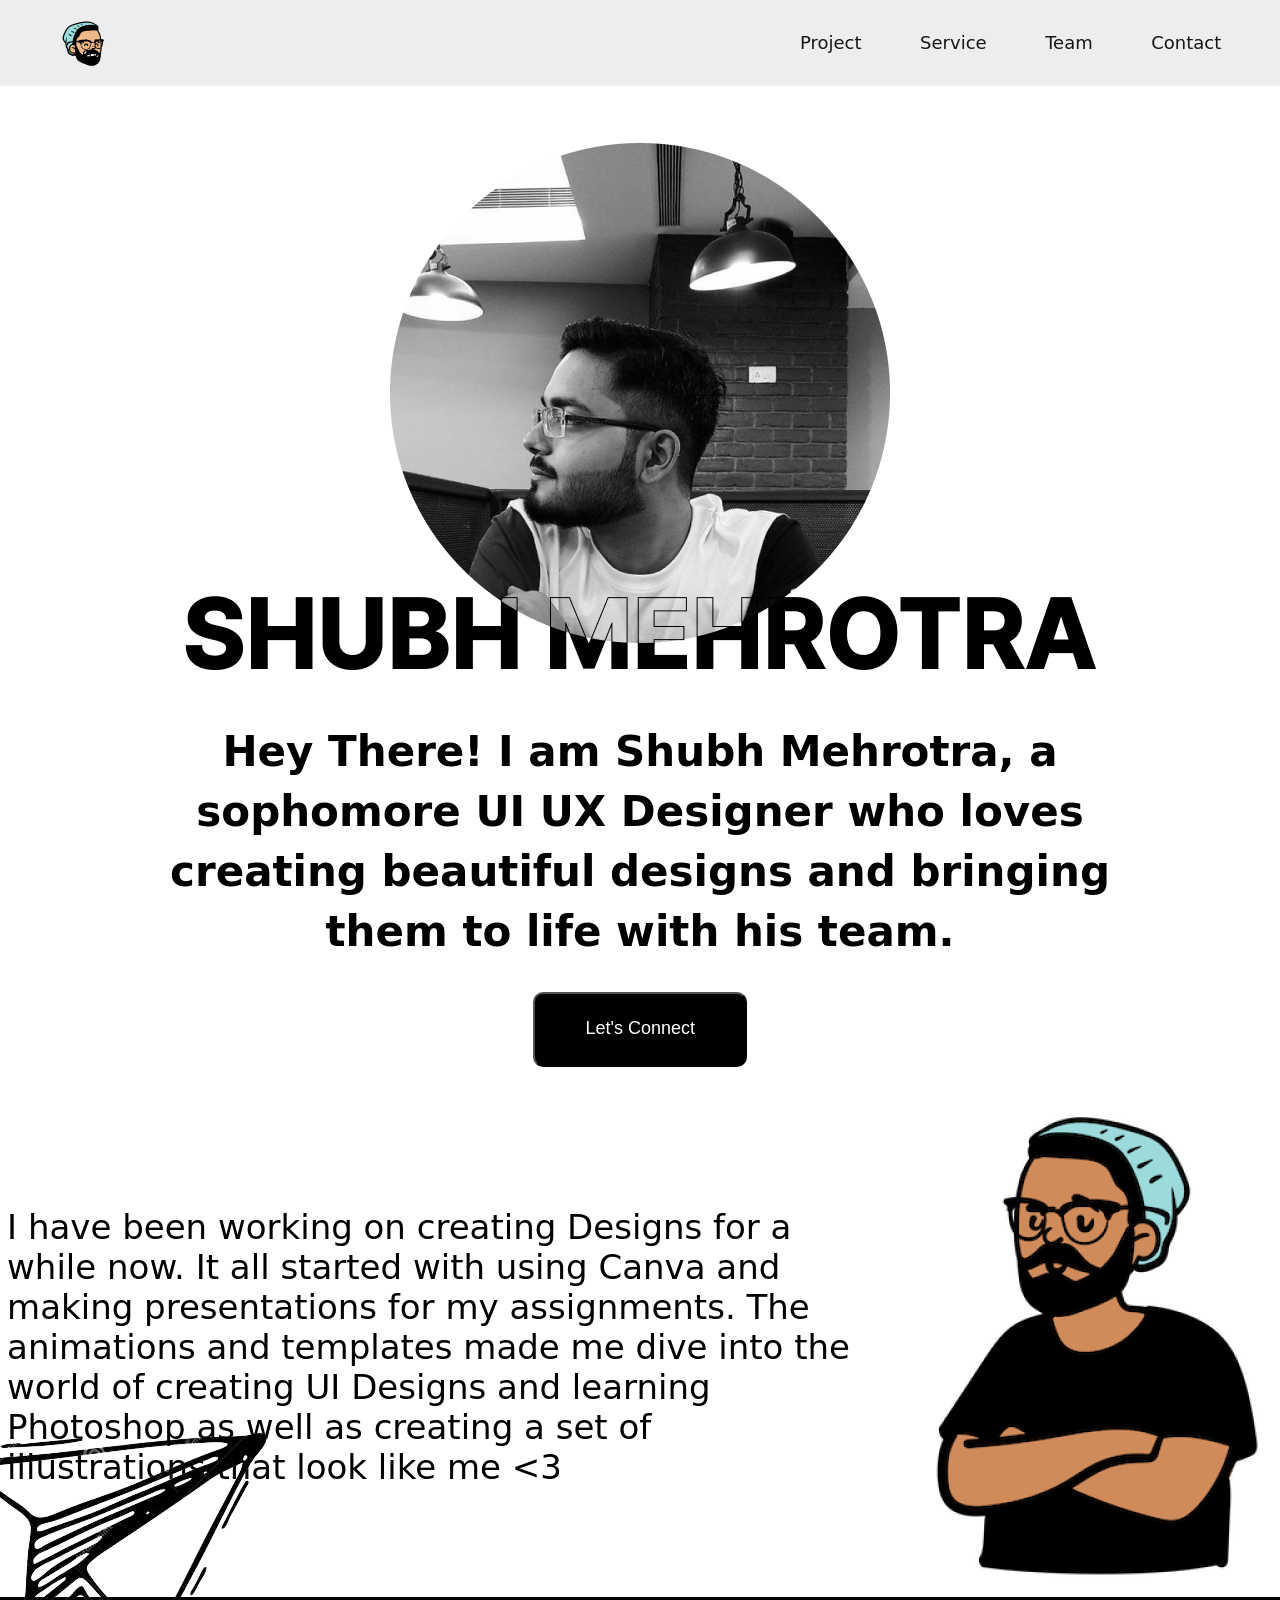
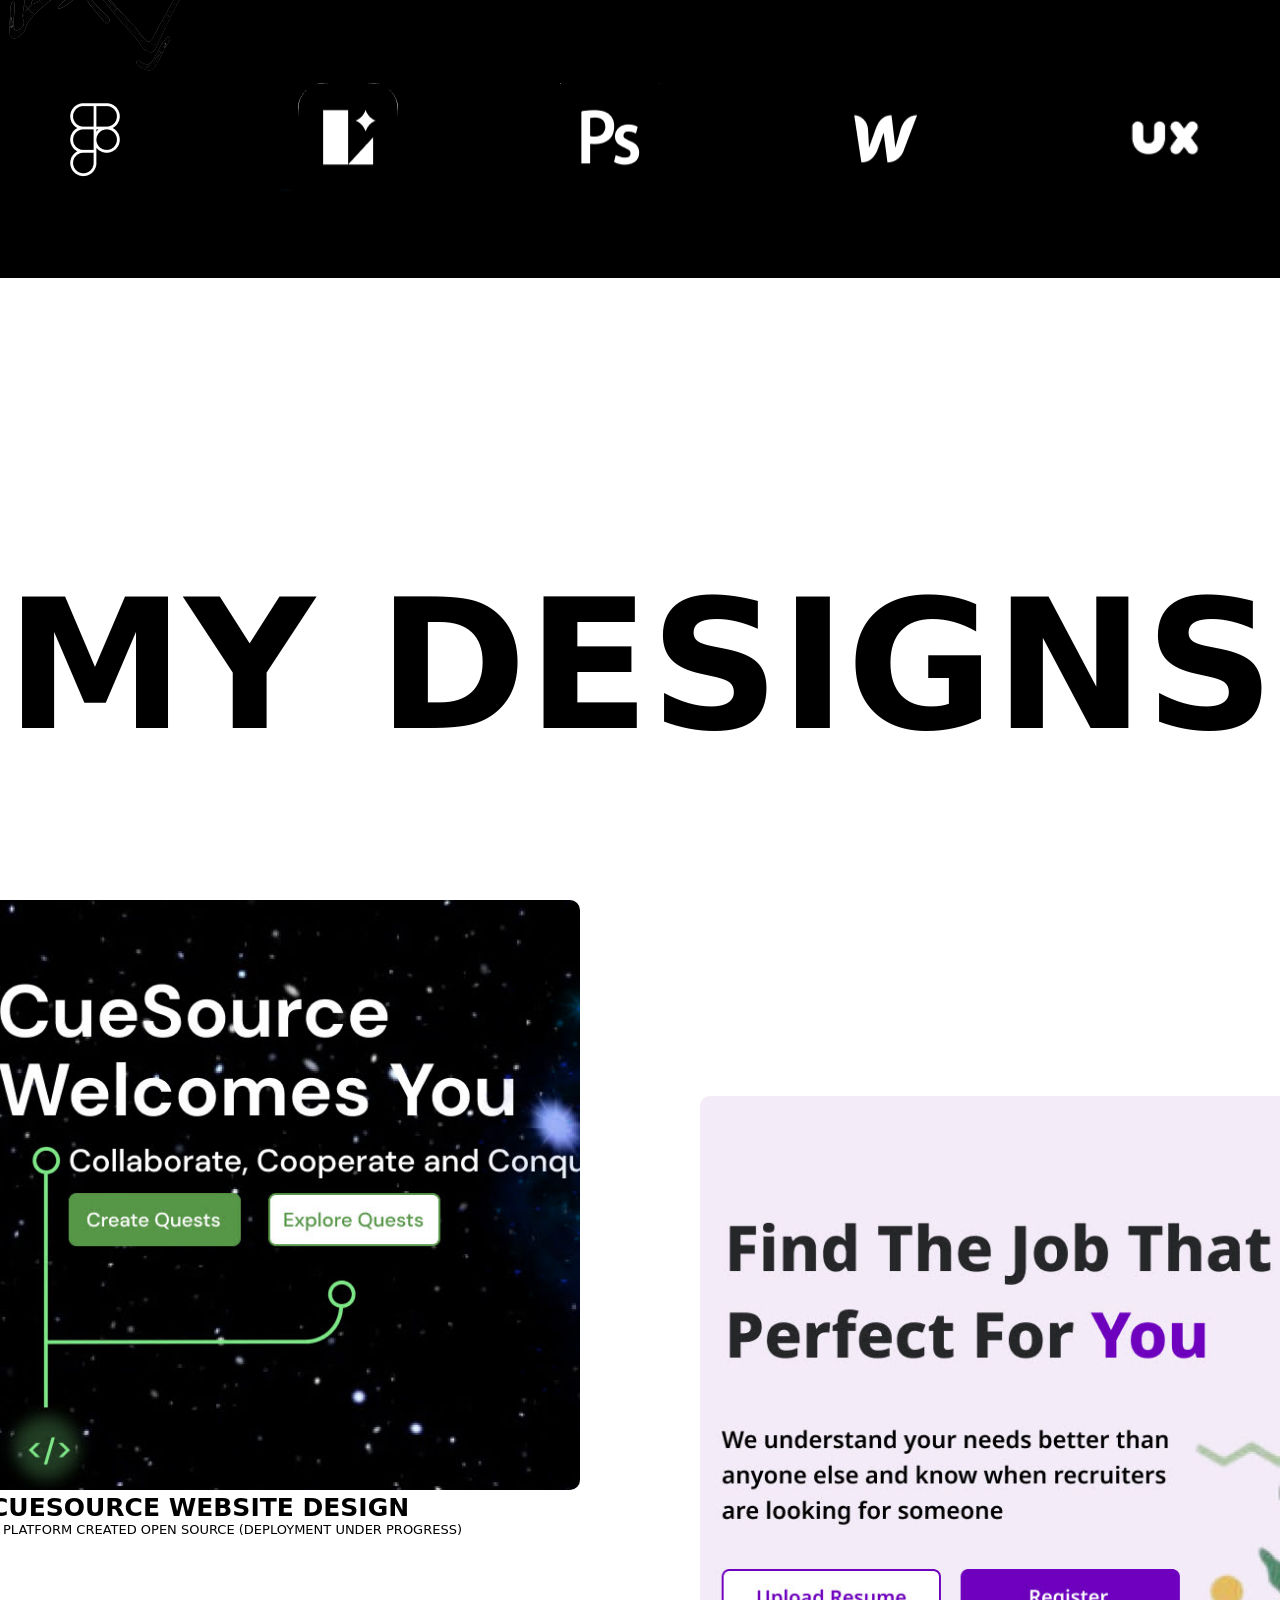
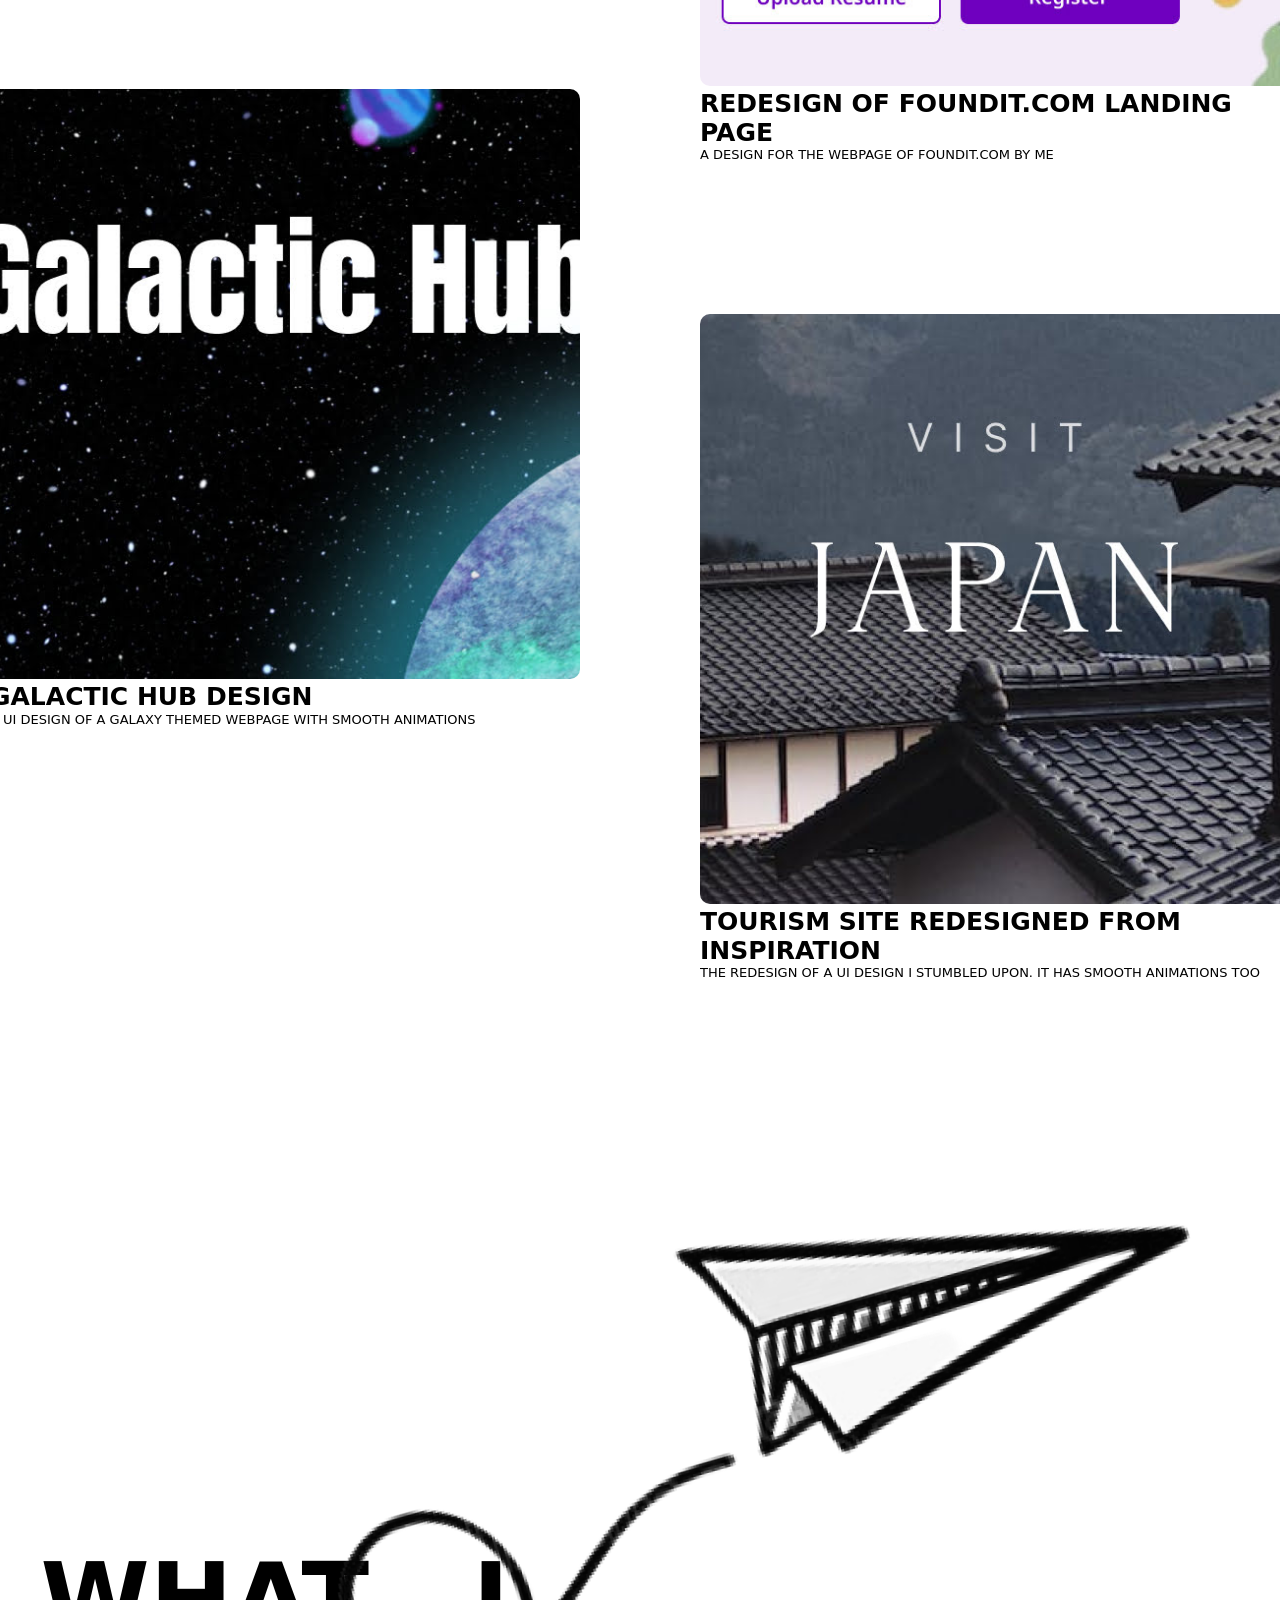
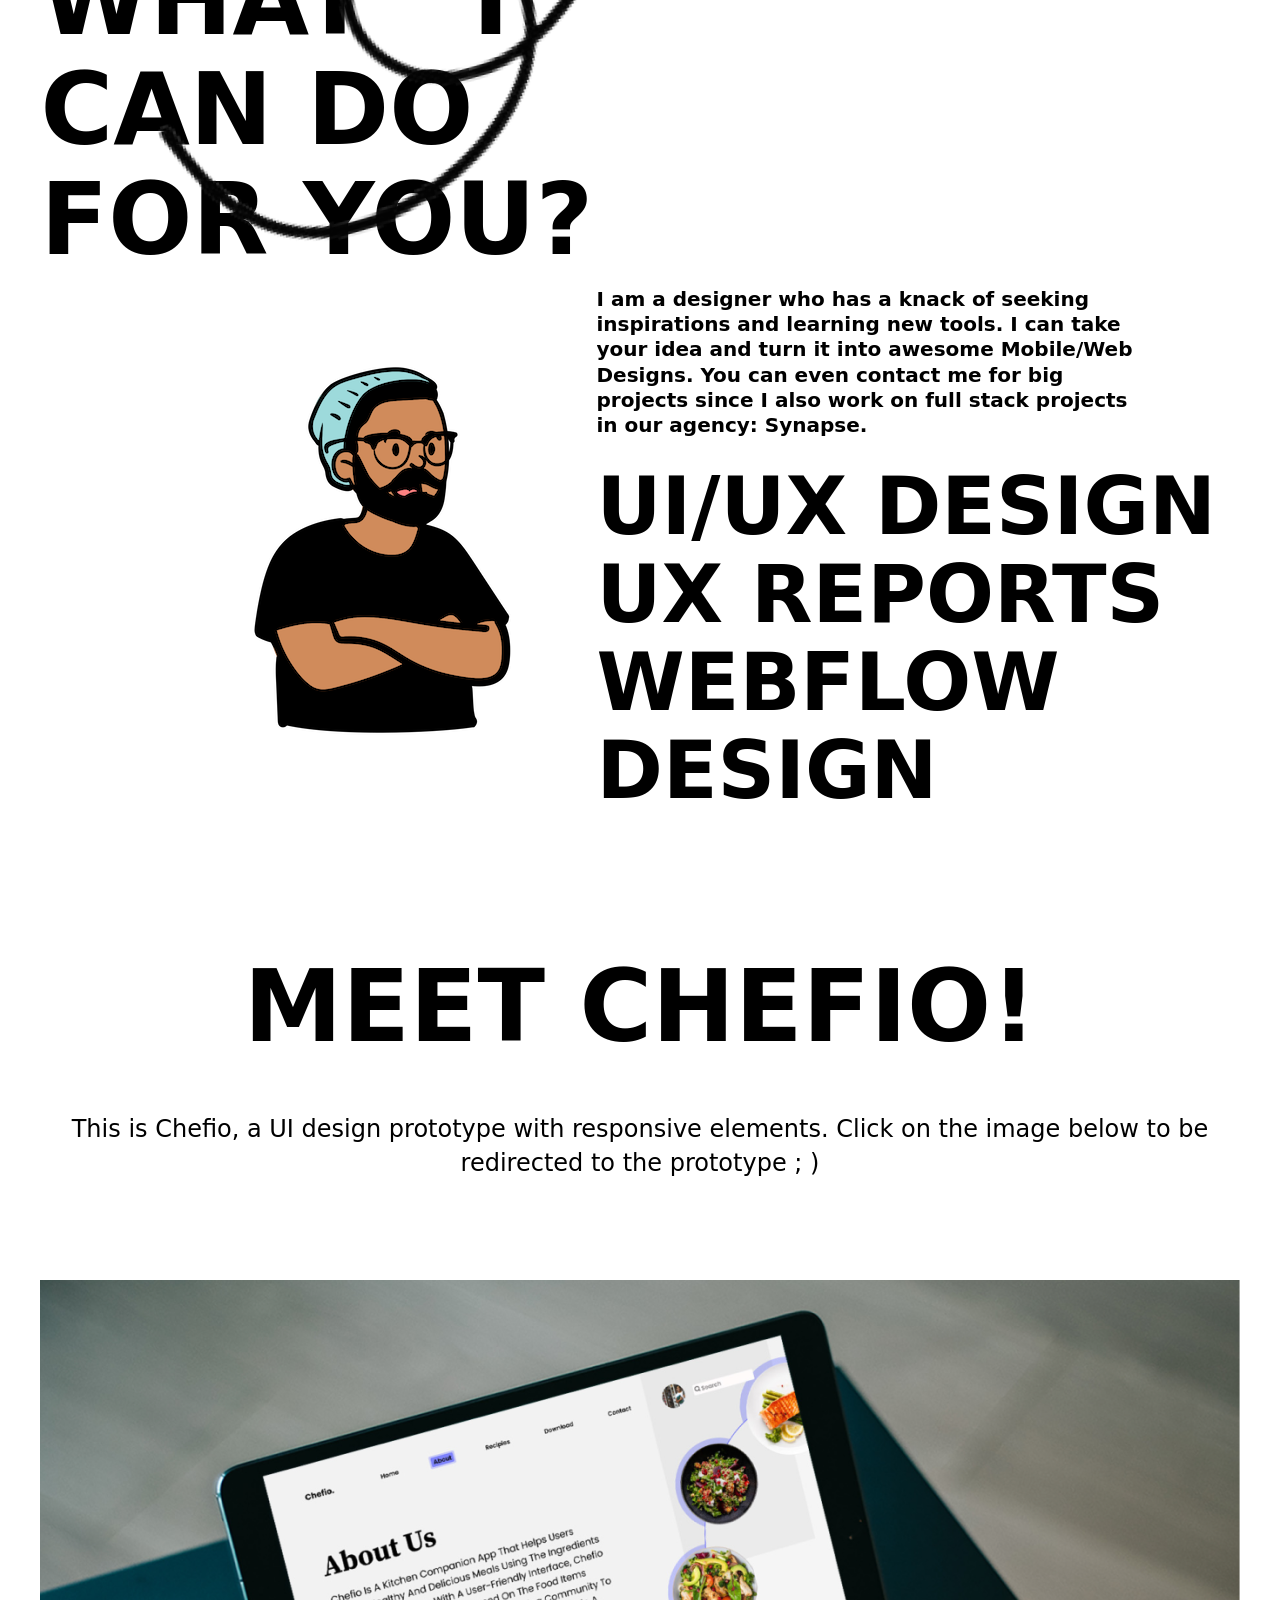
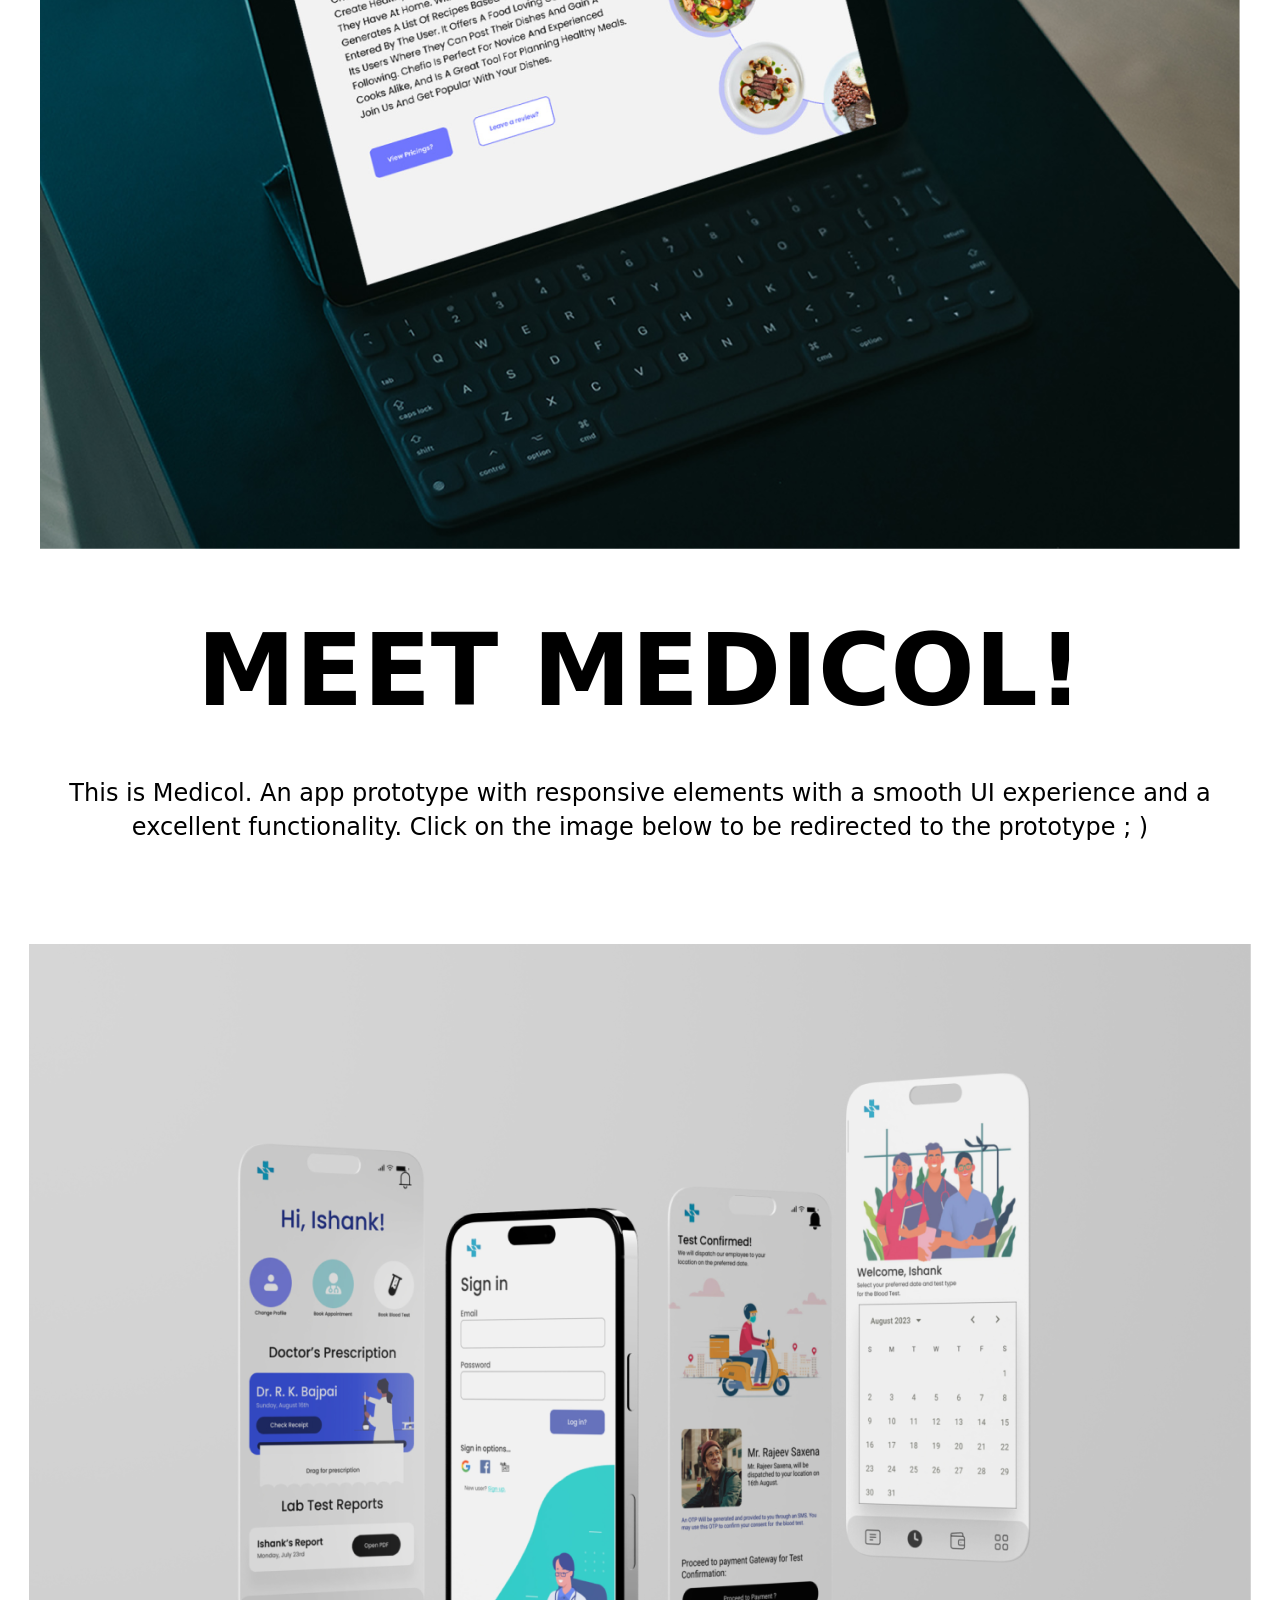
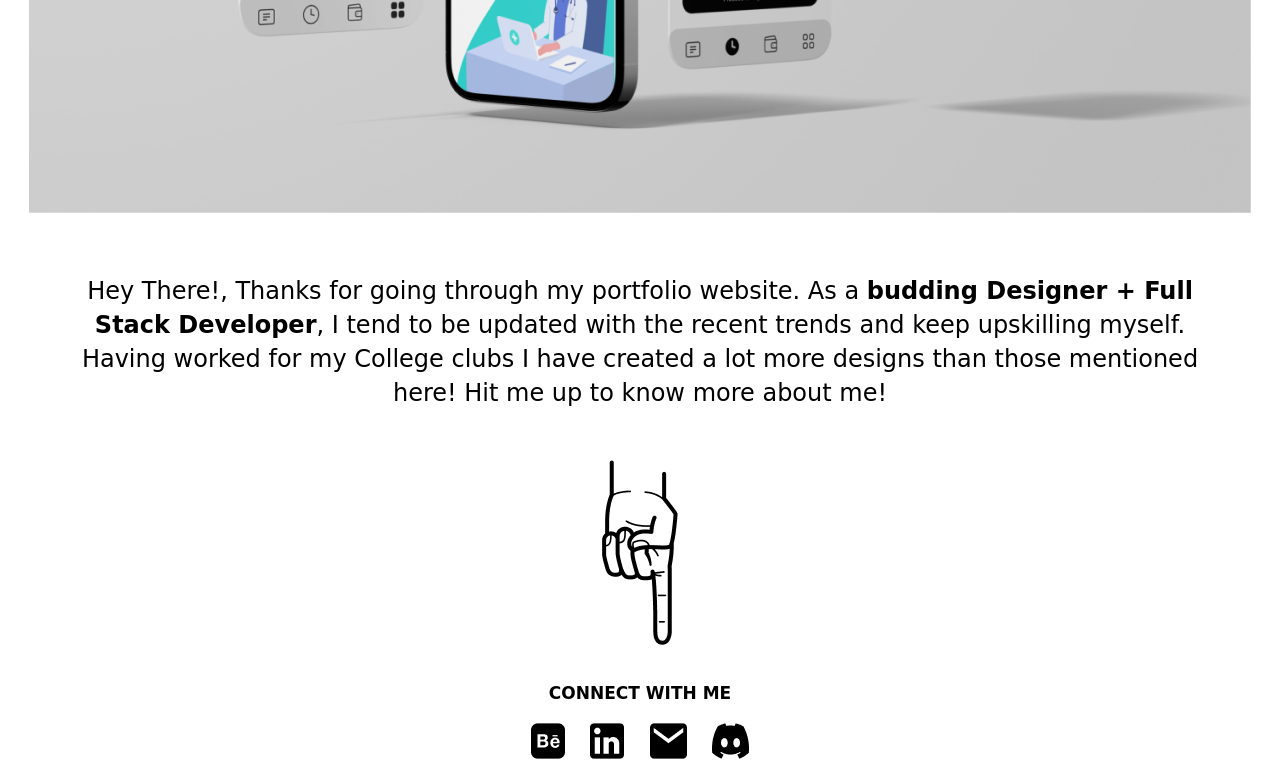
<file: index.html>
<!DOCTYPE html>
<html lang="en">
<head>
  <meta name="viewport" content="width=device-width, initial-scale=1.0">
  <meta charset="UTF-8">
  <title>My Portfolio</title>
  <link rel="stylesheet" type="text/css" href="style.css">
  <link rel="icon" href="pictures/favicon.png" type="image/x-icon">
</head>
<body>

<nav id="navbar"><!-- for the navigation bar -->
  <a href="#landing--page"> <div class="logo"><img src="pictures/Shubh_AvatarSmiling%202.png" alt="logo"></div></a>
  
  <div id="desktop-nav" class="nav-items">
    <a href="#heading--designs">Project</a>
    <a href="#asking">Service</a>

    <a href="https://agencysynapse.com/" target="_blank">Team</a>
    <a href="connect%20page.html">Contact</a>
  </div>

  <div class="mobile-menu-icon" onclick="toggleMobileMenu()">
    ☰ Menu
  </div>
  <div class="mobile-menu" id="mobileMenu">
    <a href="#heading--designs">Project</a>
    <a href="#mobile-plane">Service</a>
    <a href="https://agencysynapse.com/" target="_blank">Team</a>
    <a href="connect%20page.html">Contact</a>
  </div>
</nav>


<section class="main--container" id="landing--page">  <!-- for the main image and the User name along with short description and the button-->
    <br>
    <br>
    <br>

  <img id="desktop-img" src="pictures/Group%2055.png" alt="desktop image">
  <img id="mobile-img" src="pictures\Responsive img\Shubh.png" alt="mobile image">
    <br> <br> <br> <br> <br> <br>
  <p id="text">
    Hey There! I am Shubh Mehrotra, a sophomore UI UX Designer who loves creating beautiful designs and bringing them to life with his team.
  </p>

  <a href="connect%20page.html" target="_blank"><button id="connect">

    Let's Connect
  </button></a>
</section>

<div id="moving-image"><img src="pictures/paperplane.png" alt=""></div>

<!-- for the explanation part along with my illustration -->
<section class="main--container">
  <div id="arms-crossed-mobile"><img src="pictures/Shubh_AvatarCheeky.png" alt=""></div>
  <div class="holder">
    <p id="description">
      I have been working on creating Designs for a while now. It all started with using Canva and making presentations for my assignments. The animations and templates made me dive into the world of creating UI Designs and learning Photoshop as well as creating a set of illustrations that look like me &lt;3
    </p>

    <div id="arms-crossed"><img src="pictures/Shubh_AvatarCheeky.png" alt=""></div>
  </div>

  <img id="bar-mobile" src="pictures\Responsive img\tools.png">
  <div id="bar">
    <img id="figma" src="pictures/lucide_figma.png" alt="">
    <img id="lunacy" src="pictures/lunacy.png" alt="">
    <img id="ps" src="pictures/Ps.png" alt="">
    <img id="webf"  src="pictures/webflow.png" alt="">
    <img id="ux"  src="pictures/Group%207.png" alt="">
  </div>
</section>
<br><br><br><br><br><br>

<section class="main--container">
  <p id="heading--designs">MY DESIGNS</p>
<br><br><br><br>
  <div class="holder">
    <div class="project--placement" id="left-element">
      <div class="centere">
        <a href="https://www.figma.com/proto/IjKBmZBNKESQa8DUguGnwV/CueSource-prototype?page-id=0%3A1&type=design&node-id=1-3&viewport=230%2C245%2C0.03&t=MvjQ9tyF1krwHHkg-0&scaling=min-zoom&starting-point-node-id=1%3A3" target="_blank">
        <img class="project--image" src="pictures/cuesource.jpg" alt="CueSource">
        </a>
        <p class="head--pro">CUESOURCE WEBSITE DESIGN</p>
        <p class="sub--pro">A PLATFORM CREATED OPEN SOURCE (DEPLOYMENT UNDER PROGRESS)</p>
      </div>

      <div class="centere">
        <a href="https://www.figma.com/proto/1Qhd8JloWywslJPEGW5p5N/Untitled?page-id=0%3A1&type=design&node-id=15-2&viewport=213%2C200%2C0.11&t=Nn7W8Z1KuOinCKMb-1&scaling=min-zoom&starting-point-node-id=15%3A2&mode=design" target="_blank">
        <img class="project--image" src="pictures/project.jpg" alt="Galactic Hub">
        </a>
        <p class="head--pro">galactic hub design</p>
        <p class="sub--pro">A UI Design of a galaxy themed webpage with smooth animations</p>
      </div>
    </div>

    <div class="project--placement" id="right-element">
      <div class="centere">
        <a href="https://www.figma.com/proto/O7lVVKNFVlApymH0bA1t5F/Foundit-Opensource-contribution?page-id=0%3A1&type=design&node-id=2-490&viewport=103%2C308%2C0.12&t=BALa1jMu4kmg7Kqn-1&scaling=min-zoom&starting-point-node-id=2%3A490&mode=design" target="_blank">
        <img class="project--image" src="pictures/zuno.jpg" alt="Zuno Redesign">
        </a>
          <p class="head--pro">Redesign of foundit.com landing page</p>
        <p class="sub--pro">a design for the webpage of foundit.com by me</p>
      </div>

      <div class="centere">
        <a href="https://www.figma.com/proto/LyFrKptkEwuiLw3V8JEIEy/TOURISM-UI?page-id=0%3A1&type=design&node-id=6-64&viewport=121%2C160%2C0.03&t=hs4oXQFbhAbUtvwI-1&scaling=scale-down&starting-point-node-id=6%3A64&mode=design" target="_blank">
        <img class="project--image" src="pictures/tourism.jpg" alt="tourism site">
        </a>
        <p class="head--pro">Tourism site redesigned from inspiration</p>
        <p class="sub--pro">The redesign of a UI design i stumbled upon. It has smooth animations too</p>
      </div>
    </div>
  </div>
</section>


<section class="main--container">
  <div class="plane--2">
    <img src="pictures/paper%20plane.png" alt="flying plane illustration">
  </div>

  <p id="asking">What&nbsp;&nbsp;&nbsp;I <br>can Do for you?</p>
  <img id="mobile-plane" src="pictures\Responsive img\aeroplanr.png" alt="plane">
  
  <div class="holder1">
      <div id="hands--crossed"><img src="pictures/Shubh_AvatarExplaining.png" alt="I am explaining here"></div>

    <div>
      <p id="small-text1">I am a designer who has a knack of seeking inspirations and learning new tools. I can take your idea and turn it into awesome Mobile/Web Designs. You can even contact me for big projects since I also work on full stack projects in our agency: Synapse.</p>
      <p id="big--text1">UI/UX design<br>ux reports<br>Webflow Design</p>
    </div>
</div>
     

    <div class="holder-mobile">
    <div id="mobile-part">
      <p id="small-text1">I am a designer who has a knack of seeking inspirations and learning new tools. I can take your idea and turn it into awesome Mobile/Web Designs. You can even contact me for big projects since I also work on full stack projects in our agency: Synapse.</p>
    <div id="mobile-placement">
      <div id="hands--crossed"><img src="pictures/Shubh_AvatarExplaining.png" alt="I am explaining here"></div>
      <p id="big--text1">UI/UX design<br>ux reports<br>Webflow Design</p>
    </div>
    </div>
  </div>
</section>


<section class="main--container">
  <p class="big--text2">Meet Chefio!</p>

  <p class="small-text2">This is Chefio, a UI design prototype with responsive elements. Click on the image below to be redirected to the prototype ;	&#41;</p>

  <div id="chefio--image1"><a href="https://www.figma.com/community/file/1263499442324790289/Chefio" target="_blank"> <img src="pictures/ipad-pro-mockup%202.png" alt="My main project"></a></div>
  <div id="chefio--image2"><a href="https://www.figma.com/community/file/1263499442324790289/Chefio" target="_blank"> <img src="pictures\Responsive img\chefio.png" alt="My main project"></a></div>

  <br><br>

  <p class="big--text2">Meet Medicol!</p>

  <p class="small-text2">This is Medicol. An app prototype with responsive elements with a smooth UI experience and a excellent functionality. Click on the image below to be redirected to the prototype ;	&#41;</p>

  <div id="medicol--image1"><a href="https://www.figma.com/community/file/1263245891675291289/Medicol-App-UI-Design" target="_blank"> <img src="pictures/Medico%20Mockup%20main.png" alt="My main project"></a></div>
  <div id="medicol--image2"><a href="https://www.figma.com/community/file/1263245891675291289/Medicol-App-UI-Design" target="_blank"> <img src="pictures\Responsive img\Medicol.png" alt="My main project"></a></div>
  <br><br><br>

  <div id="trigger-area">
  <div id="conclusion">
    <p>Hey There!, Thanks for going through my portfolio website. As a <b>budding Designer + Full Stack Developer</b>, I tend to be updated with the recent trends and keep upskilling myself. Having worked for my College clubs I have created a lot more designs than those mentioned here! Hit me up to know more about me! </p>
  </div>

  <div id="pointing">
  <img src="pictures/point%20one.png" alt="">
  </div>

  <br> <br>

  <div id="end-part">
  <p id="ending--text">CONNECT WITH ME</p>
  <div id="logos">
    <a href="https://www.behance.net/shubhmehrotra" target="_blank"><img src="pictures/behance.png" alt="" class="element"></a>
    <a href="https://www.linkedin.com/in/shubhmehrotra19" target="_blank"><img src="pictures/linkedin.png" alt="" class="element"></a>
    <a href="mailto:shubhmehrotra.personal@gmail.com" target="_blank"><img src="pictures/email.png" alt="" class="element"></a>
    <a href="https://discord.com/channels/@me" target="_blank"><img src="pictures/discord.png" alt="" class="element"></a>
  </div>
  </div>
  </div>
</section>

<script src="index.js"></script>
</body>
</html>
</file>
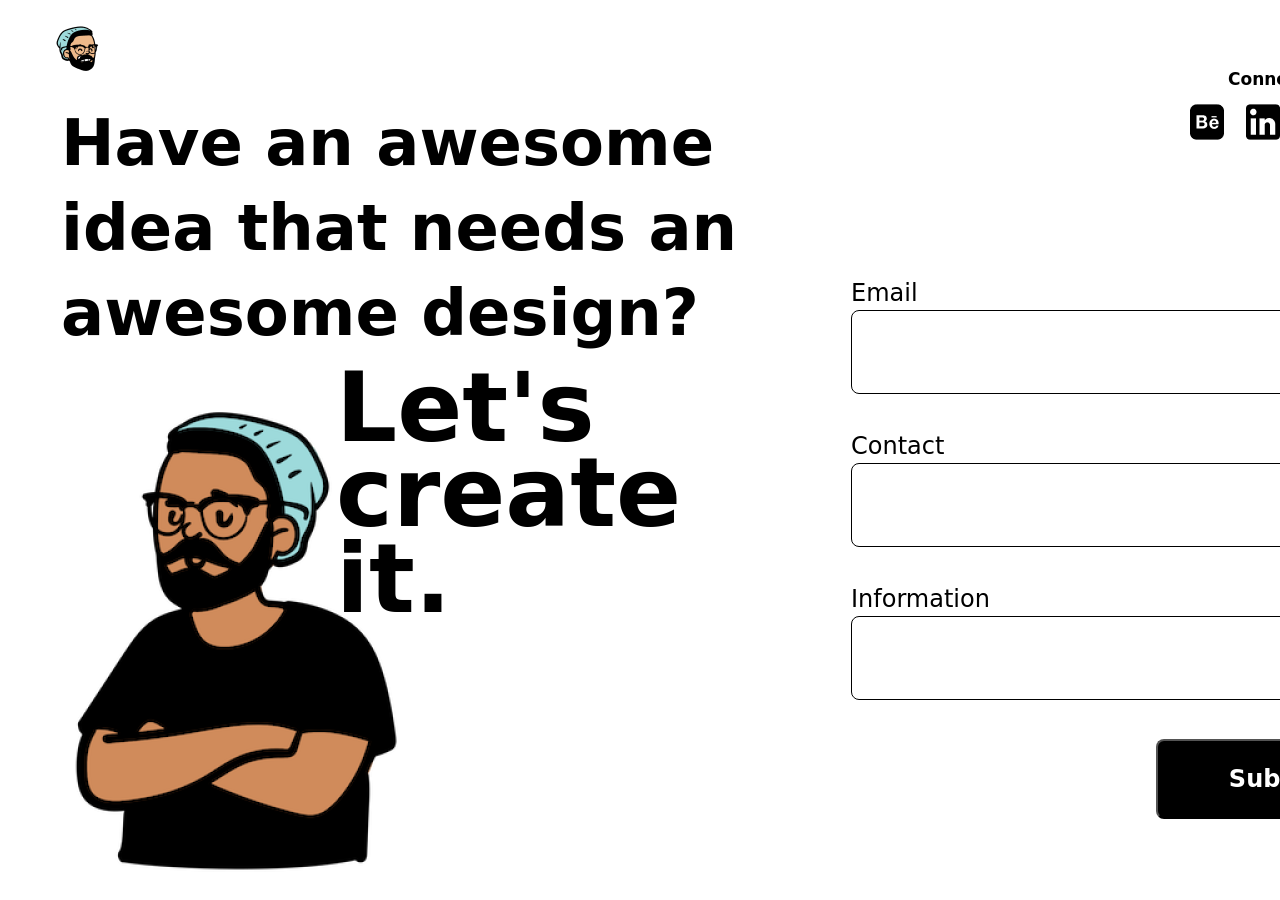
<file: connect page.html>
<!doctype html>
<html lang="en">
<head>
    <meta charset="UTF-8">
    <meta name="viewport"
          content="width=device-width, user-scalable=no, initial-scale=1.0, maximum-scale=1.0, minimum-scale=1.0">
    <meta http-equiv="X-UA-Compatible" content="ie=edge">
    <link rel="stylesheet" type="text/css" href="connect--style.css">
    <title>Connect with me</title>
</head>
<body>

<a href="index.html"><div id="portfolio_logo"><img src="pictures/Shubh_AvatarSmiling%202.png" alt=""></div></a>

<div id="maintxt"><p>Have an awesome idea that needs an awesome design?</p></div>

<div id="img1"><img src="pictures/Shubh_AvatarCheeky.png" alt=""></div>

<div id="subtxt"><p>Let's create it.</p></div>

<div id="connect"><p>Connect with me</p></div>

<div>
    <a href="https://www.behance.net/shubhmehrotra"><img src="pictures/behance.png" id="behance"></a>
    <a href="https://www.linkedin.com/in/shubhmehrotra19"><img src="pictures/linkedin.png" id="linkedin"></a>
    <a href="mailto:shubhmehrotra.personal@gmail.com"><img src="pictures/email.png" id="email"></a>
    <a href="https://discord.com/channels/@me"><img src="pictures/discord.png" id="discord"></a>
</div>

<form action="https://formsubmit.co/mehrotrashubh.personal@gmail.com" method="POST">
<div id="mail"><p>Email</p></div>
<input type="text" id="enter1" required>

<div id="cont"><p>Contact</p></div>
<input type="text" id="enter2" required>

<div id="info"><p>Information</p></div>
<input type="text" id="enter3" required>

<button type="submit" id="submitbtn"><span>Submit</span></button>
</form>

</body>
</html>
</file>
<file: style.css>
* {
    box-sizing: border-box;
    margin: 0;
    padding: 0;
    overflow-x: clip;
}
html{
    scroll-behavior: smooth;
}

body{
    font-family: "Inter", system-ui;
    font-style: normal;
}

nav {
    position: fixed;
    top: 0;
    left: 0;
    right: 0;
    height: 86px;
    background: rgba(0, 0, 0, 0.07);
    backdrop-filter: blur(5px);
    display: flex;
    justify-content: space-between;
    align-items: center;
    padding: 0 2rem;
    z-index: 20;
}

.logo {
    width: 48.375px;
    height: 50px;
    flex-shrink: 0;
}

nav a {
    text-decoration: none;
    color: #161616;
    font-size: 18px;
    font-weight: 500;
    line-height: 23.4px;
    padding: 0 1.67rem;
}

#navbar a:hover {
    text-decoration: underline;
    color: #b4b4b4;
    font-size: 18px;
    font-weight: 500;
    line-height: 23.4px;
    padding: 0 1.67rem;
}

.main--container{
    min-height: 100vh;
    width: 100vw;
    display: flex;
    flex-direction: column;
    justify-content: flex-start;
    align-items: center;
}

#landing--page{
    padding-top: 86px;
}

#desktop-img{
    display: block;
}

#mobile-img{
    display: none;
}


#text {
    width: 944px;
    text-align: center;
    margin-top: -100px;
    font-size: 42px;
    font-family: "Poppins", system-ui;
    font-weight: 600;
    line-height: 60px;
}

#connect {
    color: #FFF;
    text-align: center;
    font-size: 18px;
    font-style: normal;
    font-weight: 400;
    line-height: 21.6px;
    background: #000;
    padding: 24px 49.59px 25.59px 50px;
    border-radius: 10px;
    margin: 30px;
}

#connect:hover{
    color: #000000;
    text-align: center;
    font-size: 18px;
    font-style: normal;
    font-weight: 400;
    line-height: 21.6px;
    background-color: #FFFFFF;
    border: 2px solid black;
    padding: 24px 49.59px 25.59px 50px;
    border-radius: 10px;
    margin: 30px;
}


#description{
    width: 844.45px;
    text-align: left;
    color: #000;
    font-size: 34px;
    font-weight: 500;
}

#arms-crossed{
    width: 351.44px;
    height: 500px;
    flex-shrink: 0;
}

#moving-image {
    width: 461px;
    height: 298px;
    position: absolute;
    left: -10%;
    transform: translateY(100%);
    margin-top: -80px;
    transition: left 1s, top 1s;
}

#moving-image.move {
    animation: moveAnimation 2.5s forwards;
}

@keyframes moveAnimation {
    0% {
        left: -10%;
        top: 152%;
    }
    100% {
        left: 1100px;
        top: 390px;
    }
}
#bar{
    display: flex;
    justify-content: space-between;
    align-items: center;
    width: 1330px;
    height: 281px;
    border-radius: 20px;
    background: #000;
    padding-left: 80px;
    padding-right: 80px;
}

#figma{
    width: 80px;
    height: 80px;
    flex-shrink: 0;
}

#lunacy{
    width: 100px;
    height: 109.623px;
    flex-shrink: 0;
}

#ps{
    width: 100px;
    height: 109.623px;
    flex-shrink: 0;

}

#webf{
    width: 120px;
    height: 131.548px;
    flex-shrink: 0;
}

#ux{
    width: 120px;
    height: 120px;
    flex-shrink: 0;
}

#heading--designs{
    text-align: center;
    font-size: 180px;
    font-family: "Inter", system-ui;
    font-style: normal;
    font-weight: 800;
    margin-top: 50px;
}

.head--pro{
    font-size: 25px;
    font-family: "Inter", system-ui;
    font-style: normal;
    font-weight: 700;
    line-height: 28.6px;
    text-transform: uppercase;
}

.sub--pro{
    color: #000;
    font-size: 13px;
    font-family: "Inter", system-ui;
    font-style: normal;
    font-weight: 400;
    line-height: 16.8px;
    text-transform: uppercase;
}

.project--image{
    width: 590px;
    height: 590px;
    flex-shrink: 0;
    border-radius: 10px;
}

.holder {
    display: flex;
    flex-direction: row;
    justify-content: center;
    align-items: center;
    gap: 70px;
 }

.holder1{
    display: flex;
    flex-direction: row;
    justify-content: center;
    align-items: center;
    gap: 70px;
    margin-left: 210px;
    padding-bottom: 100px;
}

.project--placement{
    display: flex;
    justify-content: center;
    align-content: space-between;
    flex-direction: column;
    gap: 150px;
    margin: 25px;
}

#left-element {
    margin-bottom: 250px;
}

#right-element{
    margin-top: 250px;
}

.plane--2{
    width: 1313px;
    height: 538px;
    transform: rotate(-7.936deg);
    flex-shrink: 0;
    padding-top: 117px;
    margin-right: 35px
}

#asking{
    width: 669px;
    font-size: 99px;
    font-weight: 700;
    line-height: 110px;
    text-transform: uppercase;
    margin-left: -530px;
}

#hands--crossed{
    width: 378px;
    height: 552px;
    display: flex;
    justify-content: flex-end;
    align-items: center;
}

#small-text1{
    width: 540px;
    font-size: 20px;
    font-weight: 600;
    line-height: 25.2px;
}

#big--text1{
    width: 745px;
    font-size: 80px;
    font-weight: 600;
    line-height: 88px;
    text-transform: uppercase;
    margin-top: 25px;
}

.big--text2{
    text-align: center;
    font-size: 99px;
    font-weight: 700;
    line-height: 110px;
    text-transform: uppercase;
    padding-bottom: 50px;
    margin-top: 25px;
}

.small-text2{
    width: 1163px;
    text-align: center;
    font-size: 24px;
    font-weight: 500;
    line-height: 34px;
    padding-bottom: 100px;
}

#chefio--image{
    margin-top: 35px;
    margin-bottom:60px;
}

#medicol--image{
    margin-top: 35px;
    margin-bottom:60px;
}

.element{
margin: 10px;
}

#trigger-area{
    width: 100vw;
    display: flex;
    align-items: center;
    flex-direction: column;
    text-align: center;
}

#logos{
    padding: 10px;
}

#ending--text{
    font-size: 17px;
    font-style: normal;
    font-weight: 700;
}


#end-part{
    display: flex;
    justify-content: center;
    align-items: center;
    flex-direction: column;
}

#conclusion{
    width: 1163px;
    font-size: 24px;
    font-weight: 500;
    line-height: 34px;
    padding-bottom: 50px;
}

#pointing{
    display: flex;
    justify-content: center;
    animation: motionAnimation 2s  ease-in-out 8;
}

#motion-area{
    display: flex;
    justify-content: center;
    flex-direction: column;
}

@keyframes motionAnimation {
    0% {
        transform: translateY(0);
    }
    25% {
        transform: translateY(+25px);
    }
    50% {
        transform: translateY(0);
    }
    75% {
        transform: translateY(+25px);
    }
    100% {
        transform: translateY(0);
    }
}

#arms-crossed-mobile{
    display: none;
}

#bar-mobile{
    display: none;
}

#mobile-plane{
    display: none;
}

.holder-mobile{
    display: none;
}

#chefio--image2{
    display: none;
}

#medicol--image2{
    display: none;
}

@media only screen and (max-width: 768px) {
    * {
        box-sizing: border-box;
        margin: 0;
        padding: 0;
        overflow-x: clip;
    }

    html{
        scroll-behavior: smooth;
    }
    
    body{
        font-family: "Inter", system-ui;
        font-style: normal;
    }
    
    nav {
        position: fixed;
        top: 0;
        left: 0;
        right: 0;
        height: 86px;
        background: rgba(0, 0, 0, 0.07);
        backdrop-filter: blur(5px);
        display: flex;
        justify-content: space-between;
        align-items: center;
        padding: 0 5px;
        z-index: 20;
    }
    
    .logo {
        width: 45px;
        height: 45px;
        flex-shrink: 0;
    }
    
    nav a {
        color: #000;
        font-family: Inter;
        font-size: 16px;
        font-style: normal;
        font-weight: 500;
        line-height: 23.4px; /* 146.25% */
    }
    

    #desktop-img {
        display: none;
    }

    #mobile-img {
        display: block;
        margin-bottom: 120px;
    }

    #text{
        padding: 0 20px;
        display: flex;
        width: 100%;
        height: 106px;
        flex-direction: column;
        justify-content: center;
        flex-shrink: 0;
        color: #000;
        text-align: center;
        font-family: Poppins;
        font-size: 18px;
        font-style: normal;
        font-weight: 600;
        line-height: 41.5px; /* 230.556% */
        margin-bottom: 60px;
    }

    #connect{
        display: flex;
        align-items: center;
        padding: 15px 18px;
        height: 50px;
        border-radius: 10px;
        background: #000;
        color: #FFF;
        text-align: center;
        font-family: Inter;
        font-size: 16px;
        font-style: normal;
        font-weight: 400;
    }

    #connect:hover{
        color: #000000;
        text-align: center;
        font-size: 16px;
        font-style: normal;
        font-weight: 400;
        background-color: #FFFFFF;
        border: 2px solid black;
        border-radius: 10px;
        padding: 15px 18px;
    }

    #moving-image{
        display: none;
    }

    #arms-crossed {
        display: none; 
    }

    #arms-crossed-mobile {
        display: flex;
        scale: 0.75;
        flex-shrink: 0;
    }

    #description{
        padding: 0 30px;
        color: #000;
        text-align: center;
        font-family: Inter;
        font-size: 18px;
        font-style: normal;
        font-weight: 600;
        line-height: 36.3px; 
        margin-bottom: 40px;
        width: fit-content;
        height: 294px;
        flex-shrink: 0;
        margin-bottom: 200px;
    }

    #bar{
        display: none;
    }

    #bar-mobile {
        display: block;
        transform: scale(1.1);
    }

    #heading--designs{
        color: #000;
        text-align: center;
        font-family: Inter;
        font-size: 48px;
        font-style: normal;
        font-weight: 800;
        line-height: 110px; /* 229.167% */
        text-transform: uppercase;
    }

    .head--pro{
        color: #000;
        text-align: center;
        font-family: Inter;
        font-size: 20px;
        font-style: normal;
        font-weight: 700;
        line-height: 28.6px; /* 143% */
        text-transform: uppercase;
        margin-bottom: 10px;
    }
    
    .sub--pro{
        color: #000;
        text-align: center;
        font-family: Inter;
        font-size: 13px;
        font-style: normal;
        font-weight: 400;
        line-height: 16.8px; /* 129.231% */
        text-transform: uppercase;
    }

    .centere{
        display: flex;
        justify-content: center;
        align-items: center;
        flex-direction: column;
    }

    .project--image{
        width: 300px;
        height: 300px;
        flex-shrink: 0;
        border-radius: 10px;
        margin-bottom: 20px;
    }

    .holder {
        display: flex;
        flex-direction: column;
        justify-content: center;
        align-items: center;
     }
    
    .project--placement{
        display: flex;
        justify-content: center;
        align-content: space-between;
        flex-direction: column;
        margin: 0 100px;
    }
    
    #left-element {
        margin-bottom: 0;
    }
    
    #right-element{
        margin-top: 0;
    }

    .plane--2{
        display: none;
    }

    #asking{
        display: none;
    }

    #mobile-plane {
        display: block;
        margin-bottom: 50px;
    }
    
    .holder1 {
        display: none;
    }

    .holder-mobile{
        display: block;
        justify-content: center;
        flex-direction: column;
    }

    #mobile-part{
        display: flex;
        justify-content: center;
        align-items: center;
        flex-direction: column;
    }

    #small-text1{
        color: #000;
        text-align: center;
        font-family: Inter;
        font-size: 20px;
        font-style: normal;
        font-weight: 600;
        line-height: 26.7px;
        display: flex;
        width: 322px;
        height: 101px;
        flex-direction: column;
        justify-content: center;
        flex-shrink: 0;
        margin-bottom: 60px;
    }

    #mobile-placement{
        display: flex;
        justify-content: center;
        flex-direction: column;
        align-items: center;
        margin-bottom: 60px;
    }
    
    #big--text1{
        color: #000;
        font-family: Inter;
        font-size: 32px;
        font-style: normal;
        font-weight: 600;
        line-height: 60px; /* 440% */
        text-transform: uppercase;
        display: flex;
        justify-content: center;
        align-items: center;
        text-align: center;
        margin-top: -30px;
    }   

    #hands--crossed{
        scale: (0.75);
        display: flex;
        justify-content: center;
    }
    
    .big--text2{
        color: #000;
        text-align: center;
        font-family: Inter;
        font-size: 40px;
        font-style: normal;
        font-weight: 700;
        line-height: 110px; /* 239.13% */
        text-transform: uppercase;
        padding-bottom: 10px;
    }
    
    .small-text2{
        color: #000;
        text-align: center;
        font-family: Inter;
        font-style: normal;
        font-weight: 500;
        width: 350px;
    }
    
    #chefio--image1{
        display: none;
    }
    
    #chefio--image2{
        display: block;
        margin-top: -60px;
    }

    #conclusion{
        width: 330px;
    }

    #medicol--image1{
        display: none;
    }

    #medicol--image2{
        display: block;
    }
}


.mobile-menu-icon {
    display: none; 
    cursor: pointer;
  }
  
  .mobile-menu {
    display: none;
    position: absolute;
    top: 86px; 
    left: 0;
    right: 0;
    background: rgba(0, 0, 0, 0.8);
    backdrop-filter: blur(5px); 
    z-index: 21; 
  }
  
  .mobile-menu a {
    display: block;
    color: white;
    padding: 15px;
    text-decoration: none;
  }
  
  @media only screen and (max-width: 768px) {
    .nav-items {
      display: none; 
    }
  
    .mobile-menu-icon {
      display: block;
      margin-right: 30px; 
      font-style: normal;
      font-weight: 500;
      font-size: 20px;
    }
  
    #navbar {
      justify-content: space-between;
    }
  
    #mobileMenu.show {
        animation-duration: 0.5s;
      display: block; 
    }
  }
  
  .mobile-menu a:hover {
    background: none;
    color: #161616;
    text-decoration: none;
  }
  
  @media only screen and (max-width: 768px) {
    
    .mobile-menu a:hover {
      background: none;
      color: #161616;
      text-decoration: none;
    }
  }
</file>
<file: connect--style.css>
#portfolio_logo{
    position: absolute;
    width: 50px;
    height: 50px;
    flex-shrink: 0;
    margin: 15px 45px;
}

#maintxt{
    position: absolute;
    margin: 78px 614px 496px 53px;
    color: #000;
    font-size: 64px;
    font-family: "Poppins", system-ui;
    font-style: normal;
    font-weight: 600;
    line-height: 85.3px;
    display: flex;
    width: 773px;
    height: 285px;
    flex-direction: column;
    justify-content: center;
    flex-shrink: 0;
}

#enter1,
#enter2,
#enter3 {
    font-size: 20px; /* Update the desired font size */
    font-family: "Poppins", sans-serif; /* Use Poppins font family */
}


#img1{
    position: absolute;
    width: 294px;
    height: 400px;
    flex-shrink: 0;
    margin: 384px 1083px 75px 53px;
}

#subtxt{
    position: absolute;
    display: flex;
    width: 439px;
    height: 180px;
    flex-direction: column;
    justify-content: center;
    flex-shrink: 0;
    color: #000;
    font-size: 96px;
    font-family: "Poppins", system-ui ;
    font-style: normal;
    font-weight: 600;
    line-height: 85.3px;
    margin: 396px 673px 283px 328px;
}

#connect{
    position: absolute;
    display: flex;
    width: 206px;
    flex-shrink: 0;
    color: #000;
    text-align: center;
    font-size: 17px;
    font-family: "Inter", system-ui;
    font-style: normal;
    font-weight: 700;
    line-height: 60px;
    margin: 24px 51px 775px 1220px;
}

#behance{
    position: absolute;
    width: 34px;
    height: 35.154px;
    flex-shrink: 0;
    margin: 96.4px 224px 727px 1182px;
}

#linkedin{
    position: absolute;
    width: 34px;
    height: 35.154px;
    flex-shrink: 0;
    margin: 96.4px 168px 727px 1238px;
}

#email{
    position: absolute;
    width: 37px;
    height: 35.154px;
    flex-shrink: 0;
    margin: 96.4px 109px 727px 1294px;
}

#discord{
    position: absolute;
    width: 37px;
    height: 35.154px;
    flex-shrink: 0;
    margin: 96.4px 50px 727px 1353px;
}

#mail{
    position: absolute;
    display: flex;
    width: 126px;
    height: 33px;
    flex-direction: column;
    justify-content: center;
    flex-shrink: 0;
    color: #000;
    font-size: 24px;
    font-family: "Inter", system-ui;
    font-style: normal;
    font-weight: 400;
    line-height: 46.8px;
    margin: 269px 471px 537px 843px;
}

#enter1{
    position: absolute;
    width: 547px;
    height: 80px;
    flex-shrink: 0;
    border-radius: 8px;
    border: 1px solid #000;
    background: #FFF;
    margin: 302px 50px 457px 843px;
}

#cont{
    position: absolute;
    display: flex;
    width: 126px;
    height: 33px;
    flex-direction: column;
    justify-content: center;
    flex-shrink: 0;
    color: #000;
    font-size: 24px;
    font-family: "Inter", system-ui;
    font-style: normal;
    font-weight: 400;
    line-height: 46.8px;
    margin: 422px 471px 384px 843px;
}

#enter2{
    position: absolute;
    width: 547px;
    height: 80px;
    flex-shrink: 0;
    border-radius: 8px;
    border: 1px solid #000;
    background: #FFF;
    margin: 455px 50px 304px 843px;
}

#info{
    position: absolute;
    display: flex;
    width: 150px;
    height: 33px;
    flex-direction: column;
    justify-content: center;
    flex-shrink: 0;
    color: #000;
    font-size: 24px;
    font-family: "Inter", system-ui;
    font-style: normal;
    font-weight: 400;
    line-height: 46.8px;
    margin: 575px 447px 231px 843px;
}

#enter3{
    position: absolute;
    width: 547px;
    height: 80px;
    flex-shrink: 0;
    border-radius: 8px;
    border: 1px solid #000;
    background: #FFF;
    margin: 608px 50px 151px 843px;
}

#submitbtn{
    position: absolute;
    width: 242px;
    height: 80px;
    flex-shrink: 0;
    border-radius: 8px;
    background: #000;
    margin: 731px 50px 28px 1148px;
}

button span{
    width: 183px;
    height: 49.302px;
    flex-direction: column;
    justify-content: center;
    flex-shrink: 0;
    color: #FFF;
    text-align: center;
    font-size: 24px;
    font-family: "Inter", system-ui;
    font-style: normal;
    font-weight: 700;
    line-height: 46.8px;
}
</file>
